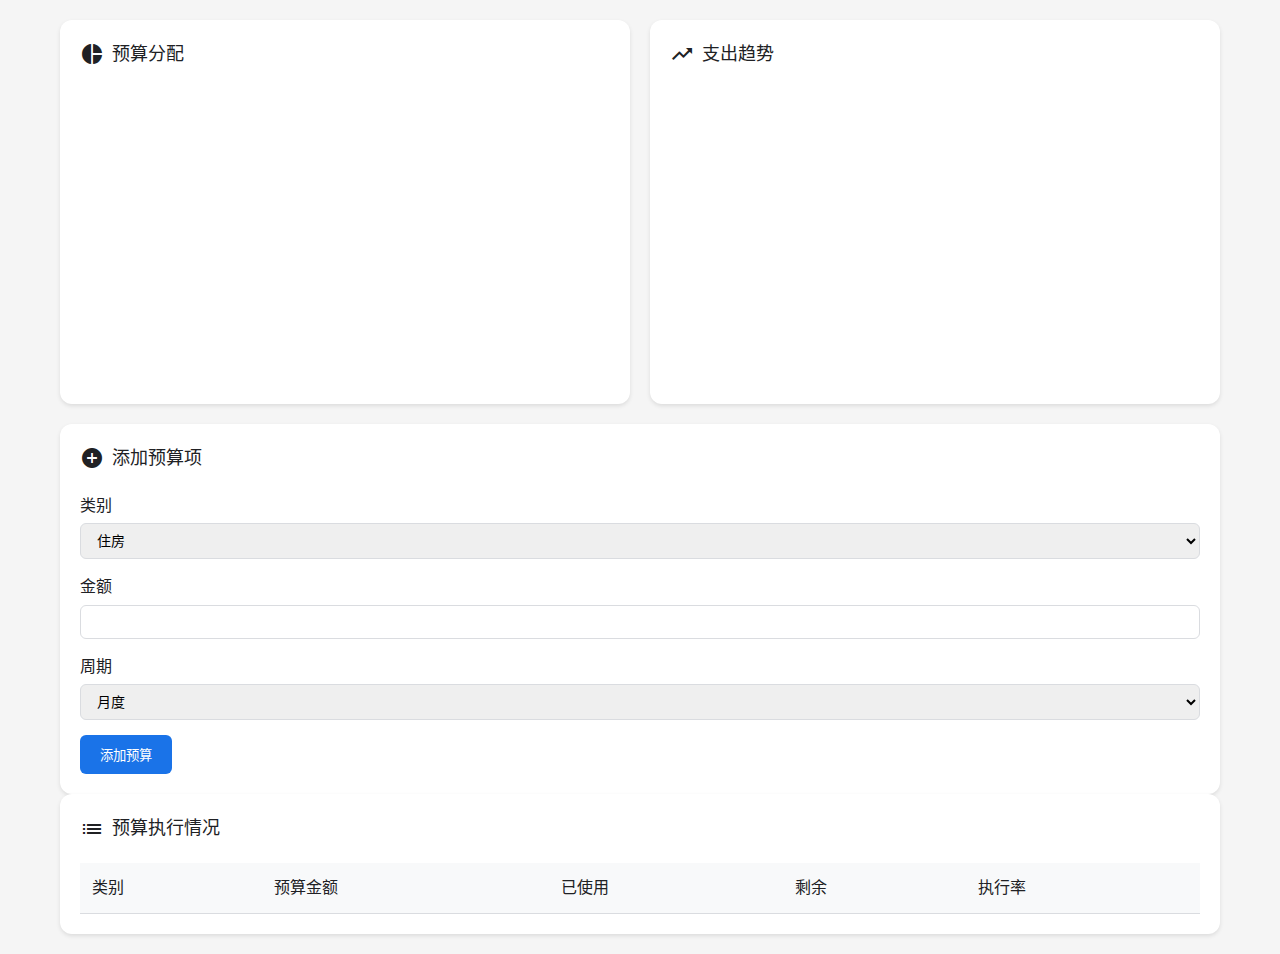
<file: budget_management.html>
<!DOCTYPE html>
<html lang="zh-CN">
<head>
    <meta charset="UTF-8">
    <meta name="viewport" content="width=device-width, initial-scale=1.0">
    <title>预算管理 - 智能家庭财务规划系统</title>
    <script src="https://gw.alipayobjects.com/os/lib/antv/g2/4.2.10/dist/g2.min.js"></script>
    <script src="https://gw.alipayobjects.com/os/antv/pkg/_antv.data-set-0.11.8/dist/data-set.js"></script>
    <link href="https://fonts.googleapis.com/icon?family=Material+Icons" rel="stylesheet">
    <link href="https://fonts.googleapis.com/css2?family=Roboto:wght@300;400;500;700&display=swap" rel="stylesheet">
    <style>
        :root {
            --primary-color: #1a73e8;
            --secondary-color: #34a853;
            --warning-color: #fbbc05;
            --danger-color: #ea4335;
            --info-color: #46bdc6;
            --dark-color: #202124;
            --light-color: #f8f9fa;
            --border-color: #dadce0;
            --shadow-color: rgba(0,0,0,0.1);
        }

        * {
            margin: 0;
            padding: 0;
            box-sizing: border-box;
            font-family: 'Roboto', sans-serif;
        }

        body {
            background-color: #f5f5f5;
            color: var(--dark-color);
            line-height: 1.6;
        }

        .container {
            max-width: 1200px;
            margin: 0 auto;
            padding: 20px;
        }

        .budget-grid {
            display: grid;
            grid-template-columns: repeat(auto-fit, minmax(300px, 1fr));
            gap: 20px;
            margin-bottom: 20px;
        }

        .card {
            background: white;
            border-radius: 12px;
            box-shadow: 0 2px 4px var(--shadow-color);
            padding: 20px;
            transition: transform 0.3s;
        }

        .card:hover {
            transform: translateY(-5px);
        }

        .card-header {
            display: flex;
            justify-content: space-between;
            align-items: center;
            margin-bottom: 15px;
        }

        .card-title {
            font-size: 18px;
            font-weight: 500;
            display: flex;
            align-items: center;
            gap: 8px;
        }

        .chart-container {
            width: 100%;
            height: 300px;
            margin-top: 15px;
        }

        .budget-form {
            margin-top: 20px;
        }

        .form-group {
            margin-bottom: 15px;
        }

        .form-group label {
            display: block;
            margin-bottom: 5px;
            font-weight: 500;
        }

        .form-group input,
        .form-group select {
            width: 100%;
            padding: 8px 12px;
            border: 1px solid var(--border-color);
            border-radius: 6px;
            font-size: 14px;
        }

        .btn {
            padding: 10px 20px;
            border: none;
            border-radius: 6px;
            cursor: pointer;
            font-weight: 500;
            transition: all 0.3s;
        }

        .btn-primary {
            background: var(--primary-color);
            color: white;
        }

        .btn-primary:hover {
            opacity: 0.9;
        }

        .budget-table {
            width: 100%;
            border-collapse: collapse;
            margin-top: 20px;
        }

        .budget-table th,
        .budget-table td {
            padding: 12px;
            text-align: left;
            border-bottom: 1px solid var(--border-color);
        }

        .budget-table th {
            background-color: var(--light-color);
            font-weight: 500;
        }

        .progress-bar {
            height: 8px;
            background: var(--light-color);
            border-radius: 4px;
            overflow: hidden;
            margin-top: 5px;
        }

        .progress-fill {
            height: 100%;
            background: var(--primary-color);
            transition: width 0.3s;
        }

        .over-budget {
            background: var(--danger-color);
        }
    </style>
</head>
<body>
    <div class="container">
        <div class="budget-grid">
            <div class="card">
                <div class="card-header">
                    <div class="card-title">
                        <span class="material-icons">pie_chart</span>
                        预算分配
                    </div>
                </div>
                <div id="budget-allocation" class="chart-container"></div>
            </div>

            <div class="card">
                <div class="card-header">
                    <div class="card-title">
                        <span class="material-icons">trending_up</span>
                        支出趋势
                    </div>
                </div>
                <div id="expense-trend" class="chart-container"></div>
            </div>
        </div>

        <div class="card">
            <div class="card-header">
                <div class="card-title">
                    <span class="material-icons">add_circle</span>
                    添加预算项
                </div>
            </div>
            <form class="budget-form" id="budget-form">
                <div class="form-group">
                    <label for="category">类别</label>
                    <select id="category" required>
                        <option value="住房">住房</option>
                        <option value="饮食">饮食</option>
                        <option value="交通">交通</option>
                        <option value="娱乐">娱乐</option>
                        <option value="教育">教育</option>
                        <option value="医疗">医疗</option>
                        <option value="其他">其他</option>
                    </select>
                </div>
                <div class="form-group">
                    <label for="amount">金额</label>
                    <input type="number" id="amount" required min="0" step="0.01">
                </div>
                <div class="form-group">
                    <label for="period">周期</label>
                    <select id="period" required>
                        <option value="月度">月度</option>
                        <option value="季度">季度</option>
                        <option value="年度">年度</option>
                    </select>
                </div>
                <button type="submit" class="btn btn-primary">添加预算</button>
            </form>
        </div>

        <div class="card">
            <div class="card-header">
                <div class="card-title">
                    <span class="material-icons">list</span>
                    预算执行情况
                </div>
            </div>
            <table class="budget-table">
                <thead>
                    <tr>
                        <th>类别</th>
                        <th>预算金额</th>
                        <th>已使用</th>
                        <th>剩余</th>
                        <th>执行率</th>
                    </tr>
                </thead>
                <tbody id="budget-list">
                    <!-- 动态填充 -->
                </tbody>
            </table>
        </div>
    </div>

    <script>
        // 初始化图表
        document.addEventListener('DOMContentLoaded', function() {
            initBudgetAllocationChart();
            initExpenseTrendChart();
            updateBudgetList();
            initBudgetForm();
        });

        // 预算分配饼图
        function initBudgetAllocationChart() {
            const chart = new G2.Chart({
                container: 'budget-allocation',
                autoFit: true,
                height: 300
            });

            const data = [
                { category: '住房', amount: 5000 },
                { category: '饮食', amount: 3000 },
                { category: '交通', amount: 1000 },
                { category: '娱乐', amount: 1500 },
                { category: '教育', amount: 2000 },
                { category: '医疗', amount: 1000 },
                { category: '其他', amount: 1500 }
            ];

            chart.data(data);
            chart.coordinate('theta', {
                radius: 0.75
            });

            chart.tooltip({
                showTitle: false,
                showMarkers: false
            });

            chart
                .interval()
                .position('amount')
                .color('category')
                .label('category', {
                    content: (data) => `${data.category}\n${data.amount}元`
                });

            chart.render();
        }

        // 支出趋势图
        function initExpenseTrendChart() {
            const chart = new G2.Chart({
                container: 'expense-trend',
                autoFit: true,
                height: 300
            });

            const data = [
                { month: '1月', actual: 12000, budget: 15000 },
                { month: '2月', actual: 13500, budget: 15000 },
                { month: '3月', actual: 14800, budget: 15000 },
                { month: '4月', actual: 14200, budget: 15000 },
                { month: '5月', actual: 15500, budget: 15000 },
                { month: '6月', actual: 14900, budget: 15000 }
            ];

            chart.data(data);
            chart.scale({
                month: {
                    range: [0, 1]
                },
                actual: {
                    nice: true,
                    min: 0
                },
                budget: {
                    nice: true,
                    min: 0
                }
            });

            chart.tooltip({
                showCrosshairs: true,
                shared: true
            });

            chart.line().position('month*budget').color('#fbbc05').size(2);
            chart.line().position('month*actual').color('#34a853').size(2);

            chart.point().position('month*budget').color('#fbbc05').size(4);
            chart.point().position('month*actual').color('#34a853').size(4);

            chart.render();
        }

        // 更新预算列表
        function updateBudgetList() {
            const budgetData = [
                { category: '住房', budget: 5000, used: 4500, remaining: 500, rate: 90 },
                { category: '饮食', budget: 3000, used: 2800, remaining: 200, rate: 93 },
                { category: '交通', budget: 1000, used: 800, remaining: 200, rate: 80 },
                { category: '娱乐', budget: 1500, used: 1200, remaining: 300, rate: 80 },
                { category: '教育', budget: 2000, used: 1800, remaining: 200, rate: 90 },
                { category: '医疗', budget: 1000, used: 500, remaining: 500, rate: 50 },
                { category: '其他', budget: 1500, used: 1000, remaining: 500, rate: 67 }
            ];

            const tbody = document.getElementById('budget-list');
            tbody.innerHTML = budgetData.map(item => `
                <tr>
                    <td>${item.category}</td>
                    <td>${item.budget}元</td>
                    <td>${item.used}元</td>
                    <td>${item.remaining}元</td>
                    <td>
                        <div>${item.rate}%</div>
                        <div class="progress-bar">
                            <div class="progress-fill ${item.rate > 90 ? 'over-budget' : ''}" 
                                 style="width: ${item.rate}%"></div>
                        </div>
                    </td>
                </tr>
            `).join('');
        }

        // 初始化预算表单
        function initBudgetForm() {
            document.getElementById('budget-form').addEventListener('submit', function(e) {
                e.preventDefault();
                const category = document.getElementById('category').value;
                const amount = document.getElementById('amount').value;
                const period = document.getElementById('period').value;

                // 这里可以添加数据保存逻辑
                alert(`添加成功！\n类别：${category}\n金额：${amount}元\n周期：${period}`);

                // 重置表单
                this.reset();
                
                // 刷新图表和列表
                initBudgetAllocationChart();
                updateBudgetList();
            });
        }
    </script>
</body>
</html>
</file>
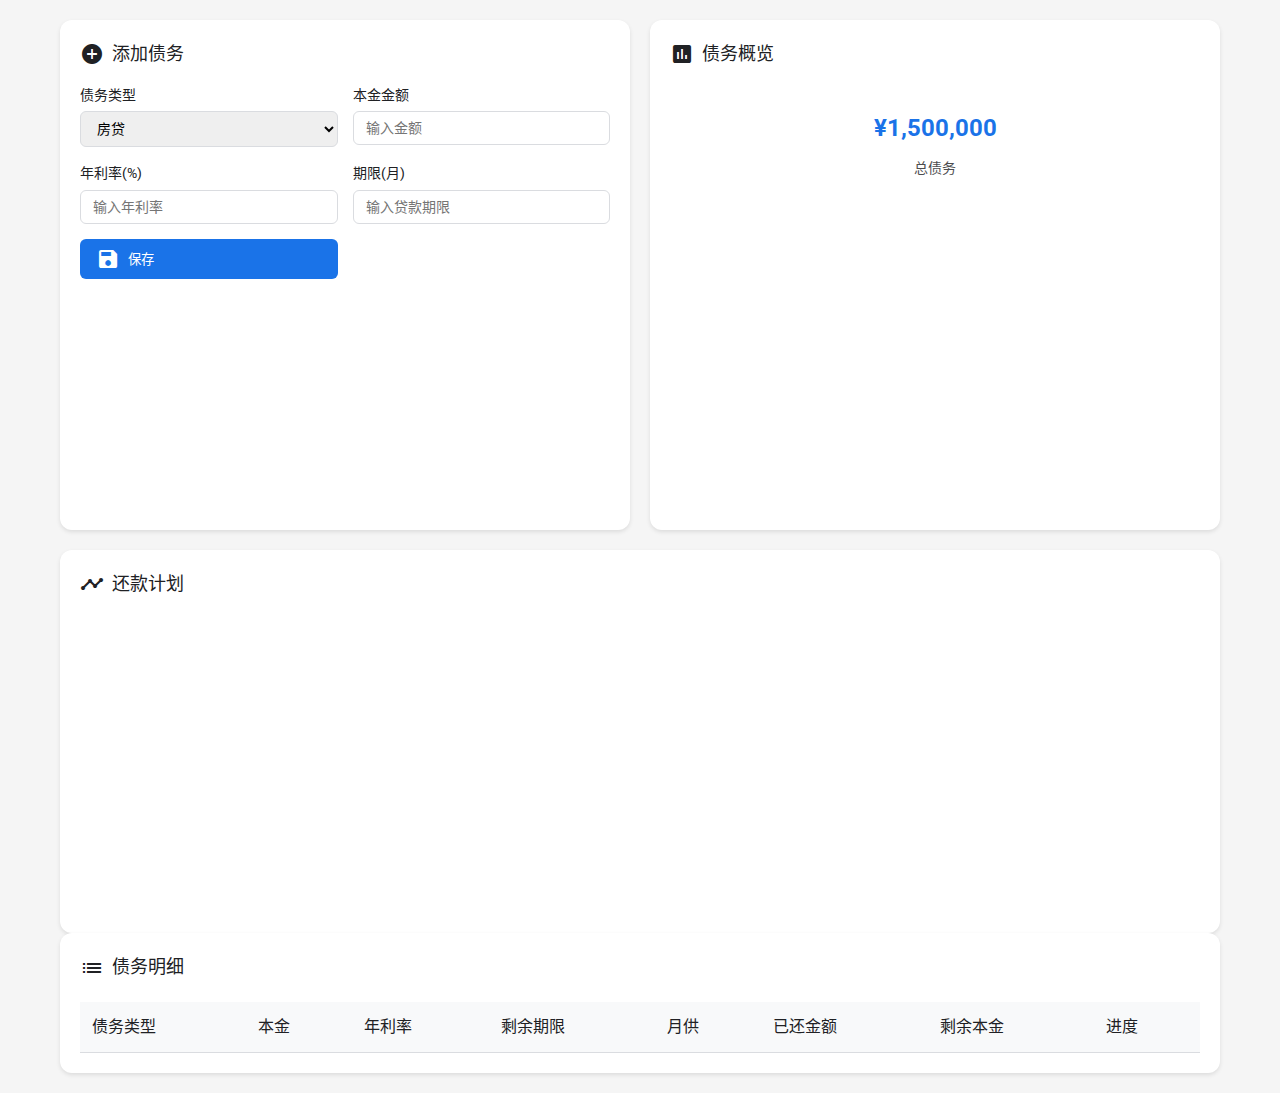
<file: debt_management.html>
<!DOCTYPE html>
<html lang="zh-CN">
<head>
    <meta charset="UTF-8">
    <meta name="viewport" content="width=device-width, initial-scale=1.0">
    <title>债务管理 - 智能家庭财务规划系统</title>
    <script src="https://gw.alipayobjects.com/os/lib/antv/g2/4.2.10/dist/g2.min.js"></script>
    <script src="https://gw.alipayobjects.com/os/antv/pkg/_antv.data-set-0.11.8/dist/data-set.js"></script>
    <link href="https://fonts.googleapis.com/icon?family=Material+Icons" rel="stylesheet">
    <link href="https://fonts.googleapis.com/css2?family=Roboto:wght@300;400;500;700&display=swap" rel="stylesheet">
    <style>
        :root {
            --primary-color: #1a73e8;
            --secondary-color: #34a853;
            --warning-color: #fbbc05;
            --danger-color: #ea4335;
            --info-color: #46bdc6;
            --dark-color: #202124;
            --light-color: #f8f9fa;
            --border-color: #dadce0;
            --shadow-color: rgba(0,0,0,0.1);
        }

        * {
            margin: 0;
            padding: 0;
            box-sizing: border-box;
            font-family: 'Roboto', sans-serif;
        }

        body {
            background-color: #f5f5f5;
            color: var(--dark-color);
            line-height: 1.6;
        }

        .container {
            max-width: 1200px;
            margin: 0 auto;
            padding: 20px;
        }

        .debt-grid {
            display: grid;
            grid-template-columns: repeat(auto-fit, minmax(300px, 1fr));
            gap: 20px;
            margin-bottom: 20px;
        }

        .card {
            background: white;
            border-radius: 12px;
            box-shadow: 0 2px 4px var(--shadow-color);
            padding: 20px;
            transition: transform 0.3s;
        }

        .card:hover {
            transform: translateY(-5px);
        }

        .card-header {
            display: flex;
            justify-content: space-between;
            align-items: center;
            margin-bottom: 15px;
        }

        .card-title {
            font-size: 18px;
            font-weight: 500;
            display: flex;
            align-items: center;
            gap: 8px;
        }

        .debt-form {
            display: grid;
            grid-template-columns: repeat(auto-fit, minmax(200px, 1fr));
            gap: 15px;
            margin-bottom: 20px;
        }

        .form-group {
            display: flex;
            flex-direction: column;
            gap: 5px;
        }

        .form-group label {
            font-size: 14px;
            color: var(--dark-color);
        }

        .form-group input,
        .form-group select {
            padding: 8px 12px;
            border: 1px solid var(--border-color);
            border-radius: 6px;
            font-size: 14px;
        }

        .btn {
            padding: 8px 16px;
            border-radius: 6px;
            border: none;
            cursor: pointer;
            display: flex;
            align-items: center;
            gap: 8px;
            font-weight: 500;
            transition: all 0.3s;
        }

        .btn-primary {
            background: var(--primary-color);
            color: white;
        }

        .chart-container {
            width: 100%;
            height: 300px;
            margin-top: 15px;
        }

        .debt-table {
            width: 100%;
            border-collapse: collapse;
            margin-top: 20px;
        }

        .debt-table th,
        .debt-table td {
            padding: 12px;
            text-align: left;
            border-bottom: 1px solid var(--border-color);
        }

        .debt-table th {
            background-color: var(--light-color);
            font-weight: 500;
        }

        .progress-bar {
            width: 100%;
            height: 8px;
            background-color: var(--light-color);
            border-radius: 4px;
            overflow: hidden;
        }

        .progress-fill {
            height: 100%;
            background: var(--primary-color);
            transition: width 0.3s ease;
        }

        .metric {
            text-align: center;
            padding: 15px;
        }

        .metric-value {
            font-size: 24px;
            font-weight: 700;
            margin: 10px 0;
            color: var(--primary-color);
        }

        .metric-label {
            font-size: 14px;
            color: var(--dark-color);
            opacity: 0.8;
        }
    </style>
</head>
<body>
    <div class="container">
        <div class="debt-grid">
            <div class="card">
                <div class="card-header">
                    <div class="card-title">
                        <span class="material-icons">add_circle</span>
                        添加债务
                    </div>
                </div>
                <form class="debt-form" id="debt-form">
                    <div class="form-group">
                        <label>债务类型</label>
                        <select id="debt-type">
                            <option value="mortgage">房贷</option>
                            <option value="car-loan">车贷</option>
                            <option value="credit-card">信用卡</option>
                            <option value="personal-loan">个人贷款</option>
                            <option value="business-loan">经营贷款</option>
                            <option value="other">其他</option>
                        </select>
                    </div>
                    <div class="form-group">
                        <label>本金金额</label>
                        <input type="number" id="principal-amount" placeholder="输入金额">
                    </div>
                    <div class="form-group">
                        <label>年利率(%)</label>
                        <input type="number" id="interest-rate" step="0.01" placeholder="输入年利率">
                    </div>
                    <div class="form-group">
                        <label>期限(月)</label>
                        <input type="number" id="loan-term" placeholder="输入贷款期限">
                    </div>
                    <button type="submit" class="btn btn-primary">
                        <span class="material-icons">save</span>
                        保存
                    </button>
                </form>
            </div>

            <div class="card">
                <div class="card-header">
                    <div class="card-title">
                        <span class="material-icons">assessment</span>
                        债务概览
                    </div>
                </div>
                <div class="metric">
                    <div class="metric-value">¥1,500,000</div>
                    <div class="metric-label">总债务</div>
                </div>
                <div id="debt-overview" class="chart-container"></div>
            </div>
        </div>

        <div class="card">
            <div class="card-header">
                <div class="card-title">
                    <span class="material-icons">timeline</span>
                    还款计划
                </div>
            </div>
            <div id="repayment-schedule" class="chart-container"></div>
        </div>

        <div class="card">
            <div class="card-header">
                <div class="card-title">
                    <span class="material-icons">list</span>
                    债务明细
                </div>
            </div>
            <table class="debt-table">
                <thead>
                    <tr>
                        <th>债务类型</th>
                        <th>本金</th>
                        <th>年利率</th>
                        <th>剩余期限</th>
                        <th>月供</th>
                        <th>已还金额</th>
                        <th>剩余本金</th>
                        <th>进度</th>
                    </tr>
                </thead>
                <tbody id="debt-details">
                    <!-- 动态填充 -->
                </tbody>
            </table>
        </div>
    </div>

    <script>
        // 初始化图表
        document.addEventListener('DOMContentLoaded', function() {
            initDebtOverviewChart();
            initRepaymentScheduleChart();
            loadDebtDetails();
        });

        // 债务概览图表
        function initDebtOverviewChart() {
            const chart = new G2.Chart({
                container: 'debt-overview',
                autoFit: true,
                height: 300
            });

            const data = [
                { type: '房贷', value: 1200000 },
                { type: '车贷', value: 200000 },
                { type: '信用卡', value: 50000 },
                { type: '个人贷款', value: 50000 }
            ];

            chart.data(data);
            chart.coordinate('theta', {
                radius: 0.75
            });

            chart.tooltip({
                showTitle: false,
                showMarkers: false
            });

            chart
                .interval()
                .position('value')
                .color('type', ['#1a73e8', '#34a853', '#fbbc05', '#ea4335'])
                .label('type', {
                    content: (data) => `${data.type}\n¥${data.value.toLocaleString()}`
                })
                .adjust('stack');

            chart.render();
        }

        // 还款计划图表
        function initRepaymentScheduleChart() {
            const chart = new G2.Chart({
                container: 'repayment-schedule',
                autoFit: true,
                height: 300
            });

            const data = generateRepaymentSchedule();

            chart.data(data);
            chart.scale('amount', {
                nice: true
            });

            chart.tooltip({
                showCrosshairs: true,
                shared: true
            });

            chart.axis('month', {
                label: {
                    formatter: (val) => `${val}月`
                }
            });

            chart.axis('amount', {
                label: {
                    formatter: (val) => `¥${val.toLocaleString()}`
                }
            });

            chart.area()
                .position('month*amount')
                .color('type')
                .adjust('stack');

            chart.line()
                .position('month*amount')
                .color('type')
                .adjust('stack');

            chart.render();
        }

        // 生成还款计划数据
        function generateRepaymentSchedule() {
            const data = [];
            for (let month = 1; month <= 12; month++) {
                data.push(
                    {
                        month: month,
                        type: '本金',
                        amount: 10000 - (month - 1) * 500
                    },
                    {
                        month: month,
                        type: '利息',
                        amount: 2000 - (month - 1) * 100
                    }
                );
            }
            return data;
        }

        // 加载债务明细
        function loadDebtDetails() {
            const tbody = document.getElementById('debt-details');
            const debts = [
                {
                    type: '房贷',
                    principal: 1200000,
                    rate: 4.85,
                    remainingTerm: 240,
                    monthlyPayment: 7800,
                    paidAmount: 180000,
                    remainingPrincipal: 1020000,
                    progress: 15
                },
                {
                    type: '车贷',
                    principal: 200000,
                    rate: 6.5,
                    remainingTerm: 24,
                    monthlyPayment: 8900,
                    paidAmount: 50000,
                    remainingPrincipal: 150000,
                    progress: 25
                }
            ];

            debts.forEach(debt => {
                const tr = document.createElement('tr');
                tr.innerHTML = `
                    <td>${debt.type}</td>
                    <td>¥${debt.principal.toLocaleString()}</td>
                    <td>${debt.rate}%</td>
                    <td>${debt.remainingTerm}月</td>
                    <td>¥${debt.monthlyPayment.toLocaleString()}</td>
                    <td>¥${debt.paidAmount.toLocaleString()}</td>
                    <td>¥${debt.remainingPrincipal.toLocaleString()}</td>
                    <td>
                        <div class="progress-bar">
                            <div class="progress-fill" style="width: ${debt.progress}%"></div>
                        </div>
                    </td>
                `;
                tbody.appendChild(tr);
            });
        }

        // 表单提交处理
        document.getElementById('debt-form').addEventListener('submit', function(e) {
            e.preventDefault();
            // 处理表单提交逻辑
            alert('债务信息已保存！');
        });
    </script>
</body>
</html>
</file>
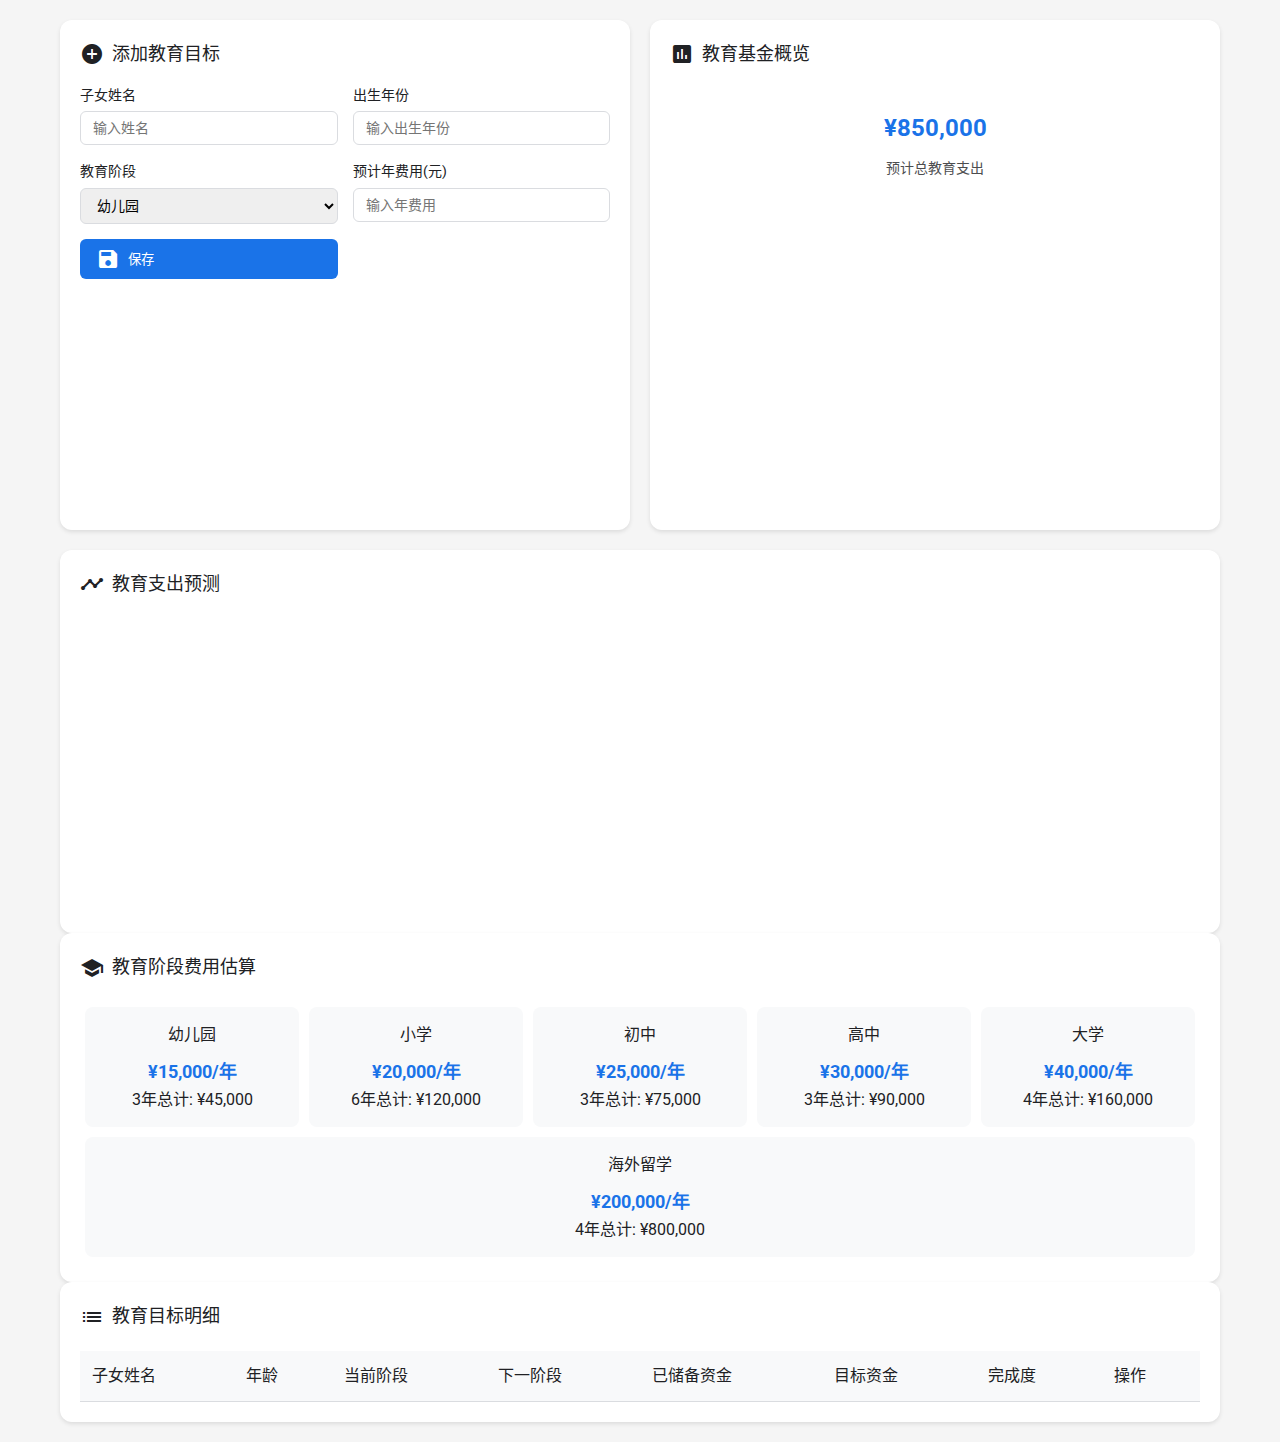
<file: education_fund.html>
<!DOCTYPE html>
<html lang="zh-CN">
<head>
    <meta charset="UTF-8">
    <meta name="viewport" content="width=device-width, initial-scale=1.0">
    <title>教育基金 - 智能家庭财务规划系统</title>
    <script src="https://gw.alipayobjects.com/os/lib/antv/g2/4.2.10/dist/g2.min.js"></script>
    <script src="https://gw.alipayobjects.com/os/antv/pkg/_antv.data-set-0.11.8/dist/data-set.js"></script>
    <link href="https://fonts.googleapis.com/icon?family=Material+Icons" rel="stylesheet">
    <link href="https://fonts.googleapis.com/css2?family=Roboto:wght@300;400;500;700&display=swap" rel="stylesheet">
    <style>
        :root {
            --primary-color: #1a73e8;
            --secondary-color: #34a853;
            --warning-color: #fbbc05;
            --danger-color: #ea4335;
            --info-color: #46bdc6;
            --dark-color: #202124;
            --light-color: #f8f9fa;
            --border-color: #dadce0;
            --shadow-color: rgba(0,0,0,0.1);
        }

        * {
            margin: 0;
            padding: 0;
            box-sizing: border-box;
            font-family: 'Roboto', sans-serif;
        }

        body {
            background-color: #f5f5f5;
            color: var(--dark-color);
            line-height: 1.6;
        }

        .container {
            max-width: 1200px;
            margin: 0 auto;
            padding: 20px;
        }

        .education-grid {
            display: grid;
            grid-template-columns: repeat(auto-fit, minmax(300px, 1fr));
            gap: 20px;
            margin-bottom: 20px;
        }

        .card {
            background: white;
            border-radius: 12px;
            box-shadow: 0 2px 4px var(--shadow-color);
            padding: 20px;
            transition: transform 0.3s;
        }

        .card:hover {
            transform: translateY(-5px);
        }

        .card-header {
            display: flex;
            justify-content: space-between;
            align-items: center;
            margin-bottom: 15px;
        }

        .card-title {
            font-size: 18px;
            font-weight: 500;
            display: flex;
            align-items: center;
            gap: 8px;
        }

        .education-form {
            display: grid;
            grid-template-columns: repeat(auto-fit, minmax(200px, 1fr));
            gap: 15px;
            margin-bottom: 20px;
        }

        .form-group {
            display: flex;
            flex-direction: column;
            gap: 5px;
        }

        .form-group label {
            font-size: 14px;
            color: var(--dark-color);
        }

        .form-group input,
        .form-group select {
            padding: 8px 12px;
            border: 1px solid var(--border-color);
            border-radius: 6px;
            font-size: 14px;
        }

        .btn {
            padding: 8px 16px;
            border-radius: 6px;
            border: none;
            cursor: pointer;
            display: flex;
            align-items: center;
            gap: 8px;
            font-weight: 500;
            transition: all 0.3s;
        }

        .btn-primary {
            background: var(--primary-color);
            color: white;
        }

        .chart-container {
            width: 100%;
            height: 300px;
            margin-top: 15px;
        }

        .education-table {
            width: 100%;
            border-collapse: collapse;
            margin-top: 20px;
        }

        .education-table th,
        .education-table td {
            padding: 12px;
            text-align: left;
            border-bottom: 1px solid var(--border-color);
        }

        .education-table th {
            background-color: var(--light-color);
            font-weight: 500;
        }

        .progress-bar {
            width: 100%;
            height: 8px;
            background-color: var(--light-color);
            border-radius: 4px;
            overflow: hidden;
        }

        .progress-fill {
            height: 100%;
            background: var(--primary-color);
            transition: width 0.3s ease;
        }

        .metric {
            text-align: center;
            padding: 15px;
        }

        .metric-value {
            font-size: 24px;
            font-weight: 700;
            margin: 10px 0;
            color: var(--primary-color);
        }

        .metric-label {
            font-size: 14px;
            color: var(--dark-color);
            opacity: 0.8;
        }

        .education-stages {
            display: flex;
            justify-content: space-between;
            margin-top: 20px;
            flex-wrap: wrap;
        }

        .stage-item {
            flex: 1;
            min-width: 200px;
            background: var(--light-color);
            padding: 15px;
            border-radius: 8px;
            margin: 5px;
            text-align: center;
        }

        .stage-title {
            font-weight: 500;
            margin-bottom: 10px;
        }

        .stage-cost {
            font-size: 18px;
            font-weight: 700;
            color: var(--primary-color);
        }
    </style>
</head>
<body>
    <div class="container">
        <div class="education-grid">
            <div class="card">
                <div class="card-header">
                    <div class="card-title">
                        <span class="material-icons">add_circle</span>
                        添加教育目标
                    </div>
                </div>
                <form class="education-form" id="education-form">
                    <div class="form-group">
                        <label>子女姓名</label>
                        <input type="text" id="child-name" placeholder="输入姓名">
                    </div>
                    <div class="form-group">
                        <label>出生年份</label>
                        <input type="number" id="birth-year" placeholder="输入出生年份">
                    </div>
                    <div class="form-group">
                        <label>教育阶段</label>
                        <select id="education-stage">
                            <option value="kindergarten">幼儿园</option>
                            <option value="primary">小学</option>
                            <option value="middle">初中</option>
                            <option value="high">高中</option>
                            <option value="university">大学</option>
                            <option value="overseas">海外留学</option>
                        </select>
                    </div>
                    <div class="form-group">
                        <label>预计年费用(元)</label>
                        <input type="number" id="annual-cost" placeholder="输入年费用">
                    </div>
                    <button type="submit" class="btn btn-primary">
                        <span class="material-icons">save</span>
                        保存
                    </button>
                </form>
            </div>

            <div class="card">
                <div class="card-header">
                    <div class="card-title">
                        <span class="material-icons">assessment</span>
                        教育基金概览
                    </div>
                </div>
                <div class="metric">
                    <div class="metric-value">¥850,000</div>
                    <div class="metric-label">预计总教育支出</div>
                </div>
                <div id="education-overview" class="chart-container"></div>
            </div>
        </div>

        <div class="card">
            <div class="card-header">
                <div class="card-title">
                    <span class="material-icons">timeline</span>
                    教育支出预测
                </div>
            </div>
            <div id="education-forecast" class="chart-container"></div>
        </div>

        <div class="card">
            <div class="card-header">
                <div class="card-title">
                    <span class="material-icons">school</span>
                    教育阶段费用估算
                </div>
            </div>
            <div class="education-stages">
                <div class="stage-item">
                    <div class="stage-title">幼儿园</div>
                    <div class="stage-cost">¥15,000/年</div>
                    <p>3年总计: ¥45,000</p>
                </div>
                <div class="stage-item">
                    <div class="stage-title">小学</div>
                    <div class="stage-cost">¥20,000/年</div>
                    <p>6年总计: ¥120,000</p>
                </div>
                <div class="stage-item">
                    <div class="stage-title">初中</div>
                    <div class="stage-cost">¥25,000/年</div>
                    <p>3年总计: ¥75,000</p>
                </div>
                <div class="stage-item">
                    <div class="stage-title">高中</div>
                    <div class="stage-cost">¥30,000/年</div>
                    <p>3年总计: ¥90,000</p>
                </div>
                <div class="stage-item">
                    <div class="stage-title">大学</div>
                    <div class="stage-cost">¥40,000/年</div>
                    <p>4年总计: ¥160,000</p>
                </div>
                <div class="stage-item">
                    <div class="stage-title">海外留学</div>
                    <div class="stage-cost">¥200,000/年</div>
                    <p>4年总计: ¥800,000</p>
                </div>
            </div>
        </div>

        <div class="card">
            <div class="card-header">
                <div class="card-title">
                    <span class="material-icons">list</span>
                    教育目标明细
                </div>
            </div>
            <table class="education-table">
                <thead>
                    <tr>
                        <th>子女姓名</th>
                        <th>年龄</th>
                        <th>当前阶段</th>
                        <th>下一阶段</th>
                        <th>已储备资金</th>
                        <th>目标资金</th>
                        <th>完成度</th>
                        <th>操作</th>
                    </tr>
                </thead>
                <tbody id="education-details">
                    <!-- 动态填充 -->
                </tbody>
            </table>
        </div>
    </div>

    <script>
        // 初始化图表
        document.addEventListener('DOMContentLoaded', function() {
            initEducationOverviewChart();
            initEducationForecastChart();
            loadEducationDetails();
        });

        // 教育基金概览图表
        function initEducationOverviewChart() {
            const chart = new G2.Chart({
                container: 'education-overview',
                autoFit: true,
                height: 300
            });

            const data = [
                { stage: '幼儿园', value: 45000 },
                { stage: '小学', value: 120000 },
                { stage: '初中', value: 75000 },
                { stage: '高中', value: 90000 },
                { stage: '大学', value: 160000 },
                { stage: '海外留学', value: 360000 }
            ];

            chart.data(data);
            chart.coordinate('theta', {
                radius: 0.75
            });

            chart.tooltip({
                showTitle: false,
                showMarkers: false
            });

            chart
                .interval()
                .position('value')
                .color('stage', ['#1a73e8', '#34a853', '#fbbc05', '#ea4335', '#46bdc6', '#6c5ce7'])
                .label('stage', {
                    content: (data) => `${data.stage}\n¥${data.value.toLocaleString()}`
                })
                .adjust('stack');

            chart.render();
        }

        // 教育支出预测图表
        function initEducationForecastChart() {
            const chart = new G2.Chart({
                container: 'education-forecast',
                autoFit: true,
                height: 300
            });

            const data = generateEducationForecast();

            chart.data(data);
            chart.scale('amount', {
                nice: true
            });

            chart.tooltip({
                showCrosshairs: true,
                shared: true
            });

            chart.axis('year', {
                label: {
                    formatter: (val) => `${val}年`
                }
            });

            chart.axis('amount', {
                label: {
                    formatter: (val) => `¥${val.toLocaleString()}`
                }
            });

            chart.area()
                .position('year*amount')
                .color('child')
                .adjust('stack');

            chart.line()
                .position('year
</file>
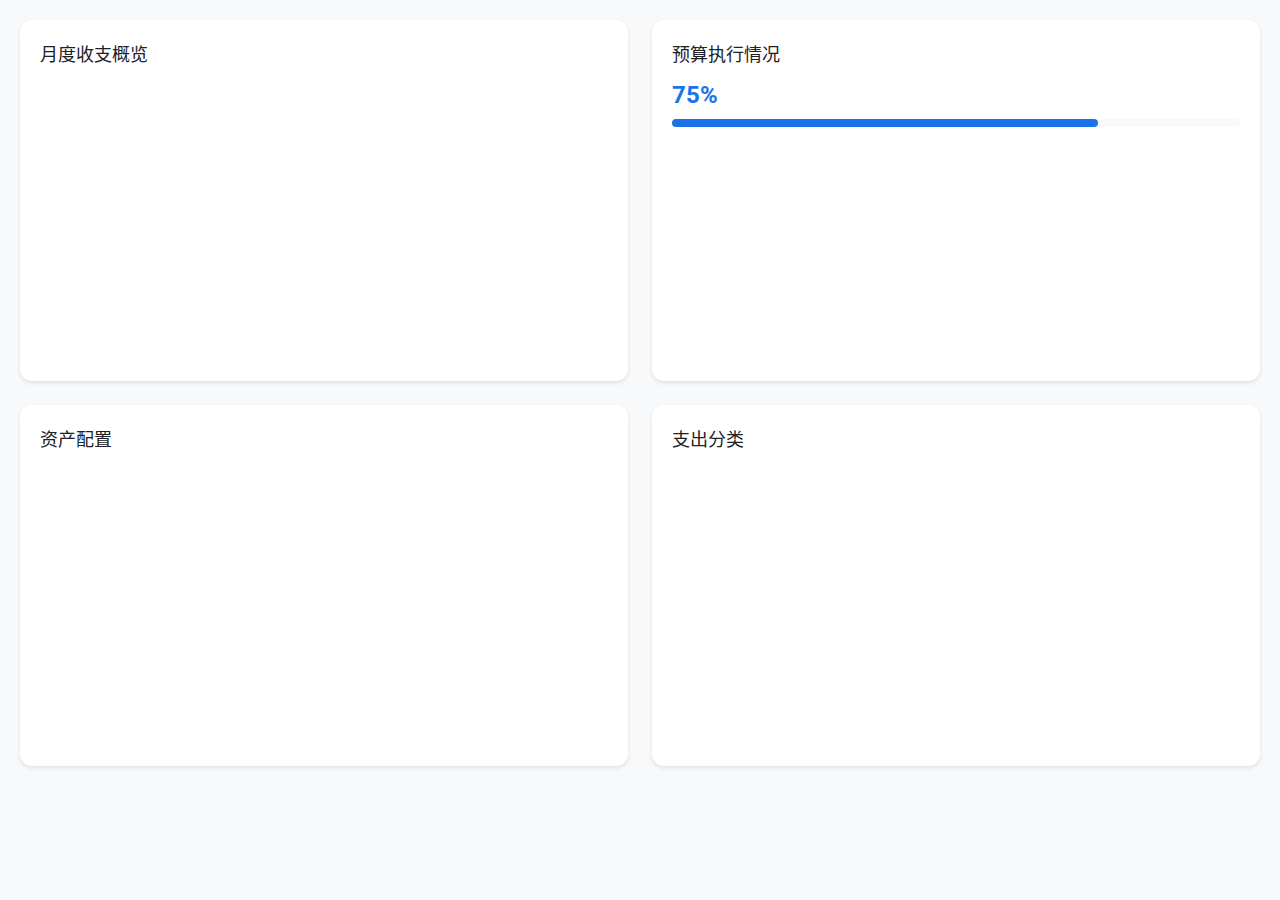
<file: financial_dashboard.html>
<!DOCTYPE html>
<html lang="zh-CN">
<head>
    <meta charset="UTF-8">
    <meta name="viewport" content="width=device-width, initial-scale=1.0">
    <title>财务仪表盘 - 智能家庭财务规划系统</title>
    <script src="https://gw.alipayobjects.com/os/lib/antv/g2/4.2.10/dist/g2.min.js"></script>
    <script src="https://gw.alipayobjects.com/os/antv/pkg/_antv.data-set-0.11.8/dist/data-set.js"></script>
    <link href="https://fonts.googleapis.com/icon?family=Material+Icons" rel="stylesheet">
    <link href="https://fonts.googleapis.com/css2?family=Roboto:wght@300;400;500;700&display=swap" rel="stylesheet">
    <style>
        :root {
            --primary-color: #1a73e8;
            --secondary-color: #34a853;
            --warning-color: #fbbc05;
            --danger-color: #ea4335;
            --info-color: #46bdc6;
            --dark-color: #202124;
            --light-color: #f8f9fa;
            --border-color: #dadce0;
            --shadow-color: rgba(0,0,0,0.1);
        }

        * {
            margin: 0;
            padding: 0;
            box-sizing: border-box;
            font-family: 'Roboto', sans-serif;
        }

        body {
            padding: 20px;
            background-color: var(--light-color);
        }

        .dashboard-grid {
            display: grid;
            grid-template-columns: repeat(2, 1fr);
            gap: 24px;
            margin-bottom: 30px;
            max-width: 1400px;
            margin: 0 auto;
        }

        .card {
            background: white;
            border-radius: 12px;
            padding: 20px;
            box-shadow: 0 2px 4px var(--shadow-color);
        }

        .card-header {
            display: flex;
            justify-content: space-between;
            align-items: center;
            margin-bottom: 15px;
        }

        .card-title {
            font-size: 18px;
            color: var(--dark-color);
            font-weight: 500;
        }

        .card-value {
            font-size: 24px;
            font-weight: 700;
            color: var(--primary-color);
        }

        .chart-container {
            height: 280px;
            margin-top: 15px;
            display: flex;
            justify-content: center;
            align-items: center;
        }

        .progress-bar {
            height: 8px;
            background: var(--light-color);
            border-radius: 4px;
            margin-top: 10px;
        }

        .progress-value {
            height: 100%;
            background: var(--primary-color);
            border-radius: 4px;
            transition: width 0.3s ease;
        }
    </style>
</head>
<body>
    <div class="dashboard-grid">
        <div class="card">
            <div class="card-header">
                <h2 class="card-title">月度收支概览</h2>
            </div>
            <div id="income-expense-chart" class="chart-container"></div>
        </div>

        <div class="card">
            <div class="card-header">
                <h2 class="card-title">预算执行情况</h2>
            </div>
            <div class="card-value">75%</div>
            <div class="progress-bar">
                <div class="progress-value" style="width: 75%"></div>
            </div>
        </div>

        <div class="card">
            <div class="card-header">
                <h2 class="card-title">资产配置</h2>
            </div>
            <div id="asset-allocation-chart" class="chart-container"></div>
        </div>

        <div class="card">
            <div class="card-header">
                <h2 class="card-title">支出分类</h2>
            </div>
            <div id="expense-category-chart" class="chart-container"></div>
        </div>
    </div>

    <script>
        // 从localStorage获取数据
        const budgetData = JSON.parse(localStorage.getItem('budgetData') || '[]');

        // 初始化图表
        function initCharts() {
            // 收支概览图表
            const incomeExpenseChart = new G2.Chart({
                container: 'income-expense-chart',
                autoFit: true,
                height: 200,
            });

            incomeExpenseChart.data([
                { month: '1月', type: '收入', value: 12000 },
                { month: '1月', type: '支出', value: 8000 },
                { month: '2月', type: '收入', value: 13000 },
                { month: '2月', type: '支出', value: 9000 },
                { month: '3月', type: '收入', value: 11000 },
                { month: '3月', type: '支出', value: 7500 },
            ]);

            incomeExpenseChart.scale('value', {
                nice: true,
            });

            incomeExpenseChart
                .interval()
                .position('month*value')
                .color('type')
                .adjust('dodge');

            incomeExpenseChart.render();

            // 资产配置图表
            const assetAllocationChart = new G2.Chart({
                container: 'asset-allocation-chart',
                autoFit: true,
                height: 200,
            });

            assetAllocationChart.data([
                { type: '现金', value: 30 },
                { type: '股票', value: 25 },
                { type: '基金', value: 20 },
                { type: '房产', value: 15 },
                { type: '其他', value: 10 },
            ]);

            assetAllocationChart.coordinate('theta', {
                radius: 0.75,
                innerRadius: 0.2
            });

            assetAllocationChart
                .interval()
                .position('value')
                .color('type')
                .adjust('stack');

            assetAllocationChart.render();

            // 支出分类图表
            const expenseCategoryChart = new G2.Chart({
                container: 'expense-category-chart',
                autoFit: true,
                height: 200,
            });

            expenseCategoryChart.data([
                { category: '住房', amount: 3000 },
                { category: '饮食', amount: 2000 },
                { category: '交通', amount: 1000 },
                { category: '娱乐', amount: 800 },
                { category: '其他', amount: 1200 },
            ]);

            expenseCategoryChart.coordinate('theta', {
                radius: 0.75,
            });

            expenseCategoryChart
                .interval()
                .position('amount')
                .color('category')
                .adjust('stack');

            expenseCategoryChart.render();
        }

        // 页面加载完成后初始化图表
        window.addEventListener('load', initCharts);

        // 窗口大小变化时重绘图表
        window.addEventListener('resize', initCharts);
    </script>
</body>
</html>
</file>
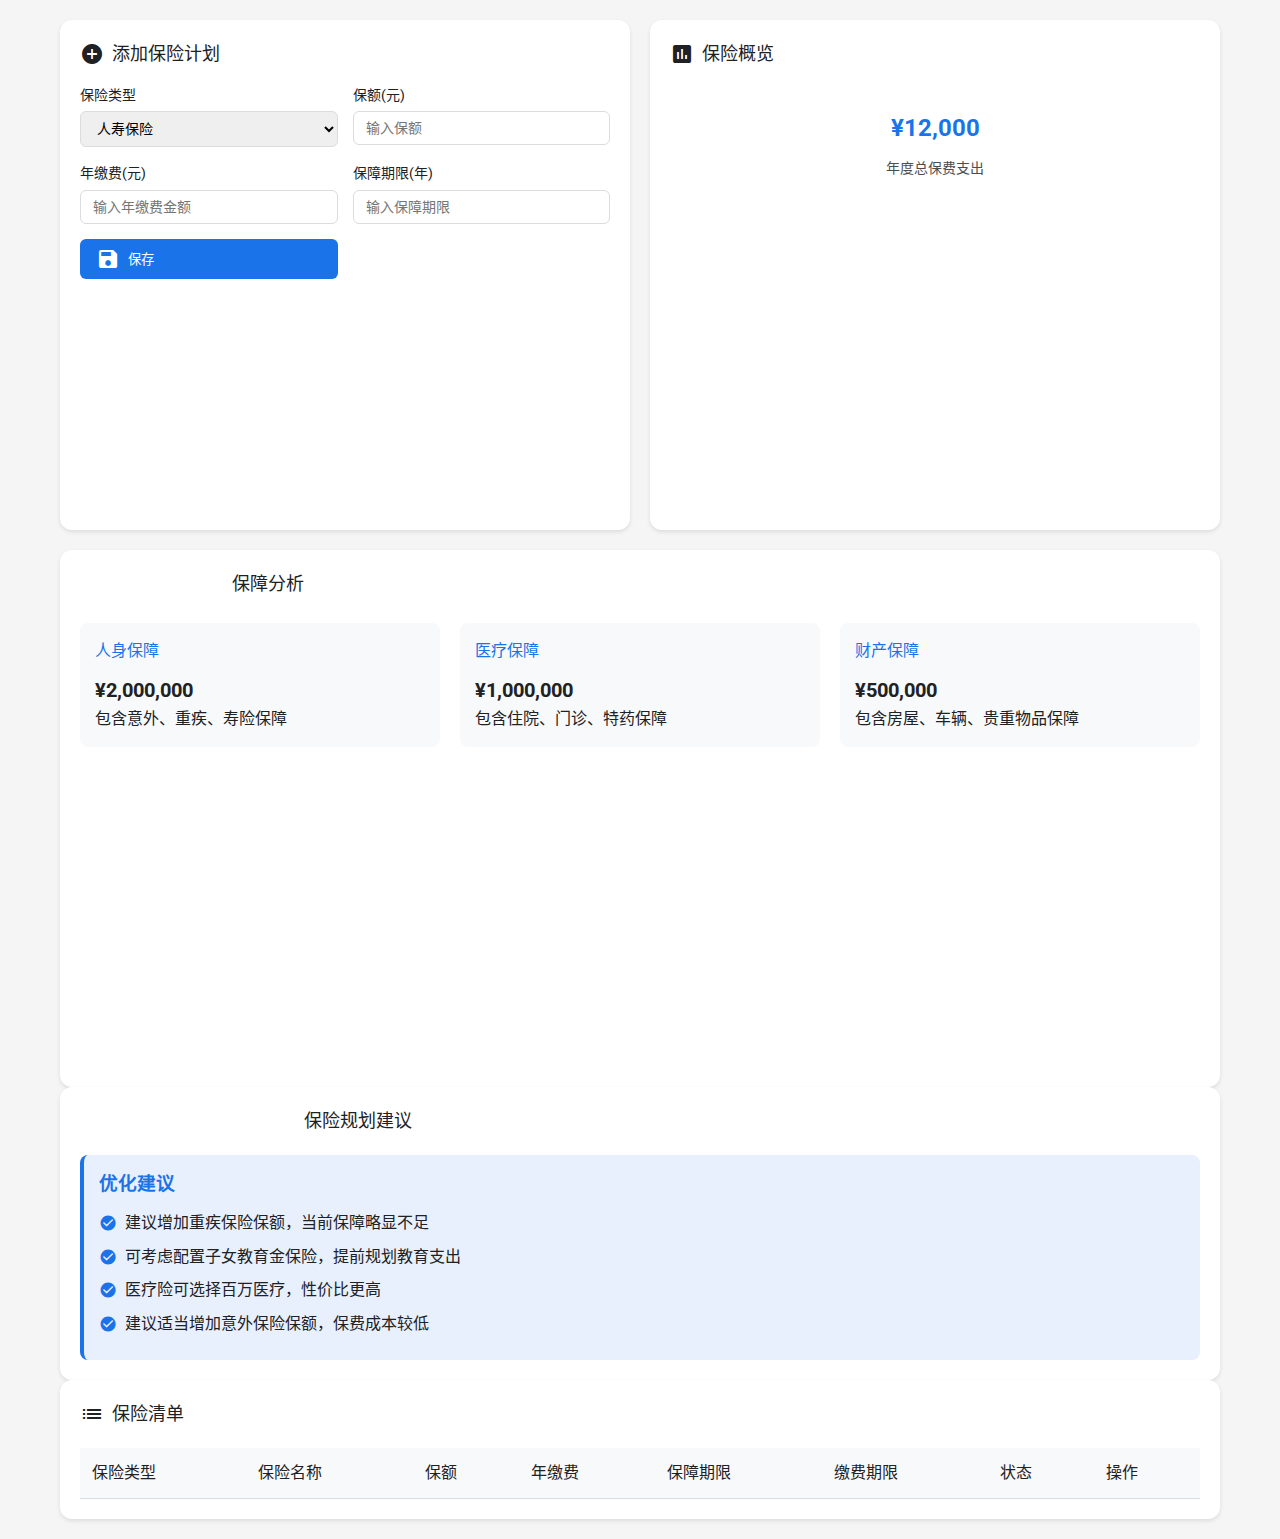
<file: insurance_planning.html>
<!DOCTYPE html>
<html lang="zh-CN">
<head>
    <meta charset="UTF-8">
    <meta name="viewport" content="width=device-width, initial-scale=1.0">
    <title>保险规划 - 智能家庭财务规划系统</title>
    <script src="https://gw.alipayobjects.com/os/lib/antv/g2/4.2.10/dist/g2.min.js"></script>
    <script src="https://gw.alipayobjects.com/os/antv/pkg/_antv.data-set-0.11.8/dist/data-set.js"></script>
    <link href="https://fonts.googleapis.com/icon?family=Material+Icons" rel="stylesheet">
    <link href="https://fonts.googleapis.com/css2?family=Roboto:wght@300;400;500;700&display=swap" rel="stylesheet">
    <style>
        :root {
            --primary-color: #1a73e8;
            --secondary-color: #34a853;
            --warning-color: #fbbc05;
            --danger-color: #ea4335;
            --info-color: #46bdc6;
            --dark-color: #202124;
            --light-color: #f8f9fa;
            --border-color: #dadce0;
            --shadow-color: rgba(0,0,0,0.1);
        }

        * {
            margin: 0;
            padding: 0;
            box-sizing: border-box;
            font-family: 'Roboto', sans-serif;
        }

        body {
            background-color: #f5f5f5;
            color: var(--dark-color);
            line-height: 1.6;
        }

        .container {
            max-width: 1200px;
            margin: 0 auto;
            padding: 20px;
        }

        .insurance-grid {
            display: grid;
            grid-template-columns: repeat(auto-fit, minmax(300px, 1fr));
            gap: 20px;
            margin-bottom: 20px;
        }

        .card {
            background: white;
            border-radius: 12px;
            box-shadow: 0 2px 4px var(--shadow-color);
            padding: 20px;
            transition: transform 0.3s;
        }

        .card:hover {
            transform: translateY(-5px);
        }

        .card-header {
            display: flex;
            justify-content: space-between;
            align-items: center;
            margin-bottom: 15px;
        }

        .card-title {
            font-size: 18px;
            font-weight: 500;
            display: flex;
            align-items: center;
            gap: 8px;
        }

        .insurance-form {
            display: grid;
            grid-template-columns: repeat(auto-fit, minmax(200px, 1fr));
            gap: 15px;
            margin-bottom: 20px;
        }

        .form-group {
            display: flex;
            flex-direction: column;
            gap: 5px;
        }

        .form-group label {
            font-size: 14px;
            color: var(--dark-color);
        }

        .form-group input,
        .form-group select {
            padding: 8px 12px;
            border: 1px solid var(--border-color);
            border-radius: 6px;
            font-size: 14px;
        }

        .btn {
            padding: 8px 16px;
            border-radius: 6px;
            border: none;
            cursor: pointer;
            display: flex;
            align-items: center;
            gap: 8px;
            font-weight: 500;
            transition: all 0.3s;
        }

        .btn-primary {
            background: var(--primary-color);
            color: white;
        }

        .chart-container {
            width: 100%;
            height: 300px;
            margin-top: 15px;
        }

        .insurance-table {
            width: 100%;
            border-collapse: collapse;
            margin-top: 20px;
        }

        .insurance-table th,
        .insurance-table td {
            padding: 12px;
            text-align: left;
            border-bottom: 1px solid var(--border-color);
        }

        .insurance-table th {
            background-color: var(--light-color);
            font-weight: 500;
        }

        .metric {
            text-align: center;
            padding: 15px;
        }

        .metric-value {
            font-size: 24px;
            font-weight: 700;
            margin: 10px 0;
            color: var(--primary-color);
        }

        .metric-label {
            font-size: 14px;
            color: var(--dark-color);
            opacity: 0.8;
        }

        .insurance-tips {
            margin-top: 20px;
            padding: 15px;
            background: #e8f0fe;
            border-radius: 8px;
            border-left: 4px solid var(--primary-color);
        }

        .insurance-tips h3 {
            color: var(--primary-color);
            margin-bottom: 10px;
        }

        .insurance-tips ul {
            list-style: none;
        }

        .insurance-tips li {
            margin-bottom: 8px;
            display: flex;
            align-items: center;
            gap: 8px;
        }

        .insurance-tips .material-icons {
            color: var(--primary-color);
            font-size: 18px;
        }

        .coverage-card {
            background: var(--light-color);
            padding: 15px;
            border-radius: 8px;
            margin-top: 10px;
        }

        .coverage-title {
            font-weight: 500;
            margin-bottom: 10px;
            color: var(--primary-color);
        }

        .coverage-amount {
            font-size: 20px;
            font-weight: 700;
        }
    </style>
</head>
<body>
    <div class="container">
        <div class="insurance-grid">
            <div class="card">
                <div class="card-header">
                    <div class="card-title">
                        <span class="material-icons">add_circle</span>
                        添加保险计划
                    </div>
                </div>
                <form class="insurance-form" id="insurance-form">
                    <div class="form-group">
                        <label>保险类型</label>
                        <select id="insurance-type">
                            <option value="life">人寿保险</option>
                            <option value="health">健康保险</option>
                            <option value="accident">意外保险</option>
                            <option value="property">财产保险</option>
                            <option value="education">教育保险</option>
                            <option value="pension">养老保险</option>
                        </select>
                    </div>
                    <div class="form-group">
                        <label>保额(元)</label>
                        <input type="number" id="coverage-amount" placeholder="输入保额">
                    </div>
                    <div class="form-group">
                        <label>年缴费(元)</label>
                        <input type="number" id="annual-premium" placeholder="输入年缴费金额">
                    </div>
                    <div class="form-group">
                        <label>保障期限(年)</label>
                        <input type="number" id="coverage-period" placeholder="输入保障期限">
                    </div>
                    <button type="submit" class="btn btn-primary">
                        <span class="material-icons">save</span>
                        保存
                    </button>
                </form>
            </div>

            <div class="card">
                <div class="card-header">
                    <div class="card-title">
                        <span class="material-icons">assessment</span>
                        保险概览
                    </div>
                </div>
                <div class="metric">
                    <div class="metric-value">¥12,000</div>
                    <div class="metric-label">年度总保费支出</div>
                </div>
                <div id="insurance-overview" class="chart-container"></div>
            </div>
        </div>

        <div class="card">
            <div class="card-header">
                <div class="card-title">
                    <span class="material-icons">shield</span>
                    保障分析
                </div>
            </div>
            <div class="insurance-grid">
                <div class="coverage-card">
                    <div class="coverage-title">人身保障</div>
                    <div class="coverage-amount">¥2,000,000</div>
                    <p>包含意外、重疾、寿险保障</p>
                </div>
                <div class="coverage-card">
                    <div class="coverage-title">医疗保障</div>
                    <div class="coverage-amount">¥1,000,000</div>
                    <p>包含住院、门诊、特药保障</p>
                </div>
                <div class="coverage-card">
                    <div class="coverage-title">财产保障</div>
                    <div class="coverage-amount">¥500,000</div>
                    <p>包含房屋、车辆、贵重物品保障</p>
                </div>
            </div>
            <div id="coverage-analysis" class="chart-container"></div>
        </div>

        <div class="card">
            <div class="card-header">
                <div class="card-title">
                    <span class="material-icons">lightbulb</span>
                    保险规划建议
                </div>
            </div>
            <div class="insurance-tips">
                <h3>优化建议</h3>
                <ul>
                    <li>
                        <span class="material-icons">check_circle</span>
                        建议增加重疾保险保额，当前保障略显不足
                    </li>
                    <li>
                        <span class="material-icons">check_circle</span>
                        可考虑配置子女教育金保险，提前规划教育支出
                    </li>
                    <li>
                        <span class="material-icons">check_circle</span>
                        医疗险可选择百万医疗，性价比更高
                    </li>
                    <li>
                        <span class="material-icons">check_circle</span>
                        建议适当增加意外保险保额，保费成本较低
                    </li>
                </ul>
            </div>
        </div>

        <div class="card">
            <div class="card-header">
                <div class="card-title">
                    <span class="material-icons">list</span>
                    保险清单
                </div>
            </div>
            <table class="insurance-table">
                <thead>
                    <tr>
                        <th>保险类型</th>
                        <th>保险名称</th>
                        <th>保额</th>
                        <th>年缴费</th>
                        <th>保障期限</th>
                        <th>缴费期限</th>
                        <th>状态</th>
                        <th>操作</th>
                    </tr>
                </thead>
                <tbody id="insurance-list">
                    <!-- 动态填充 -->
                </tbody>
            </table>
        </div>
    </div>

    <script>
        // 初始化图表
        document.addEventListener('DOMContentLoaded', function() {
            initInsuranceOverviewChart();
            initCoverageAnalysisChart();
            loadInsuranceList();
        });

        // 保险概览图表
        function initInsuranceOverviewChart() {
            const chart = new G2.Chart({
                container: 'insurance-overview',
                autoFit: true,
                height: 300
            });

            const data = [
                { type: '人寿保险', value: 5000 },
                { type: '健康保险', value: 3000 },
                { type: '意外保险', value: 1000 },
                { type: '财产保险', value: 2000 },
                { type: '其他保险', value: 1000 }
            ];

            chart.data(data);
            chart.coordinate('theta', {
                radius: 0.75
            });

            chart.tooltip({
                showTitle: false,
                showMarkers: false
            });

            chart
                .interval()
                .position('value')
                .color('type', ['#1a73e8', '#34a853', '#fbbc05', '#ea4335', '#46bdc6'])
                .label('type', {
                    content: (data) => `${data.type}\n¥${data.value.toLocaleString()}`
                })
                .adjust('stack');

            chart.render();
        }

        // 保障分析图表
        function initCoverageAnalysisChart() {
            const chart = new G2.Chart({
                container: 'coverage-analysis',
                autoFit: true,
                height: 300
            });

            const data = [
                { category: '人身保障', current: 2000000, recommended: 3000000 },
                { category: '医疗保障', current: 1000000, recommended: 1500000 },
                { category: '财产保障', current: 500000, recommended: 800000 }
            ];

            chart.data(data);

            chart.scale('value', {
                nice: true
            });

            chart.tooltip({
                shared: true
            });

            chart
</file>
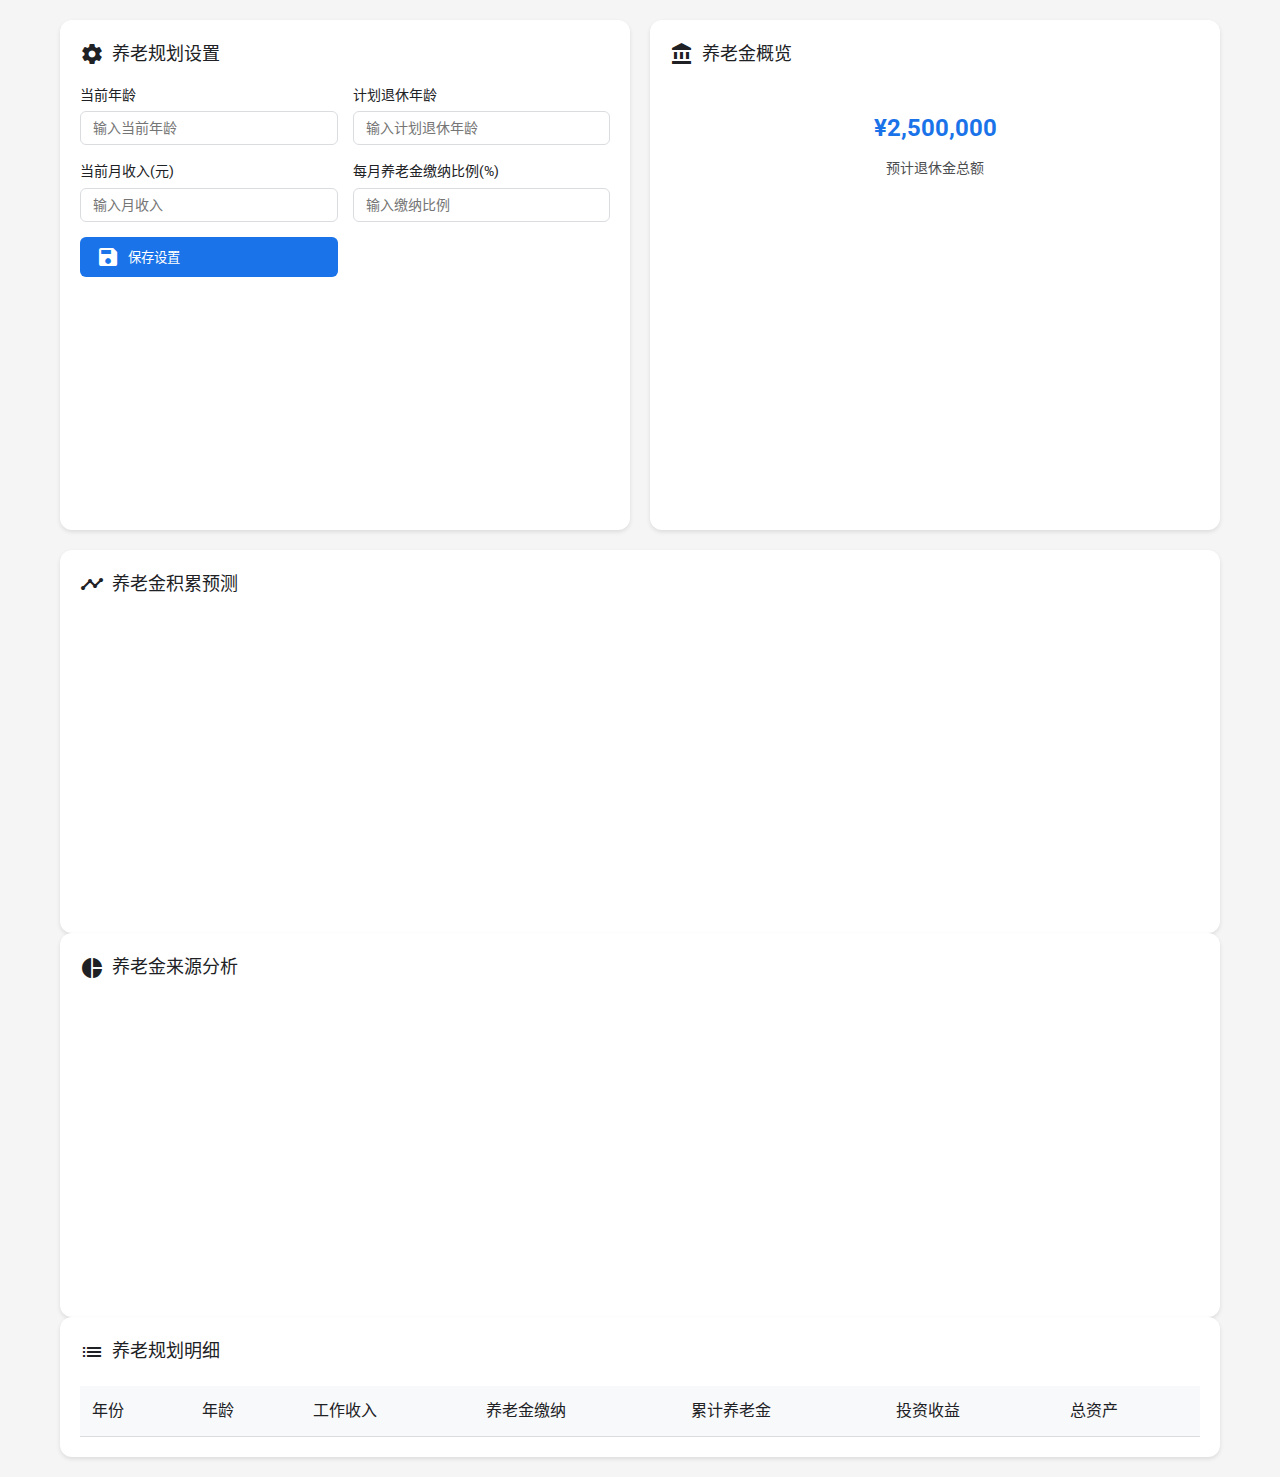
<file: retirement_planning.html>
<!DOCTYPE html>
<html lang="zh-CN">
<head>
    <meta charset="UTF-8">
    <meta name="viewport" content="width=device-width, initial-scale=1.0">
    <title>养老规划 - 智能家庭财务规划系统</title>
    <script src="https://gw.alipayobjects.com/os/lib/antv/g2/4.2.10/dist/g2.min.js"></script>
    <script src="https://gw.alipayobjects.com/os/antv/pkg/_antv.data-set-0.11.8/dist/data-set.js"></script>
    <link href="https://fonts.googleapis.com/icon?family=Material+Icons" rel="stylesheet">
    <link href="https://fonts.googleapis.com/css2?family=Roboto:wght@300;400;500;700&display=swap" rel="stylesheet">
    <style>
        :root {
            --primary-color: #1a73e8;
            --secondary-color: #34a853;
            --warning-color: #fbbc05;
            --danger-color: #ea4335;
            --info-color: #46bdc6;
            --dark-color: #202124;
            --light-color: #f8f9fa;
            --border-color: #dadce0;
            --shadow-color: rgba(0,0,0,0.1);
        }

        * {
            margin: 0;
            padding: 0;
            box-sizing: border-box;
            font-family: 'Roboto', sans-serif;
        }

        body {
            background-color: #f5f5f5;
            color: var(--dark-color);
            line-height: 1.6;
        }

        .container {
            max-width: 1200px;
            margin: 0 auto;
            padding: 20px;
        }

        .retirement-grid {
            display: grid;
            grid-template-columns: repeat(auto-fit, minmax(300px, 1fr));
            gap: 20px;
            margin-bottom: 20px;
        }

        .card {
            background: white;
            border-radius: 12px;
            box-shadow: 0 2px 4px var(--shadow-color);
            padding: 20px;
            transition: transform 0.3s;
        }

        .card:hover {
            transform: translateY(-5px);
        }

        .card-header {
            display: flex;
            justify-content: space-between;
            align-items: center;
            margin-bottom: 15px;
        }

        .card-title {
            font-size: 18px;
            font-weight: 500;
            display: flex;
            align-items: center;
            gap: 8px;
        }

        .retirement-form {
            display: grid;
            grid-template-columns: repeat(auto-fit, minmax(200px, 1fr));
            gap: 15px;
            margin-bottom: 20px;
        }

        .form-group {
            display: flex;
            flex-direction: column;
            gap: 5px;
        }

        .form-group label {
            font-size: 14px;
            color: var(--dark-color);
        }

        .form-group input,
        .form-group select {
            padding: 8px 12px;
            border: 1px solid var(--border-color);
            border-radius: 6px;
            font-size: 14px;
        }

        .btn {
            padding: 8px 16px;
            border-radius: 6px;
            border: none;
            cursor: pointer;
            display: flex;
            align-items: center;
            gap: 8px;
            font-weight: 500;
            transition: all 0.3s;
        }

        .btn-primary {
            background: var(--primary-color);
            color: white;
        }

        .chart-container {
            width: 100%;
            height: 300px;
            margin-top: 15px;
        }

        .metric {
            text-align: center;
            padding: 15px;
        }

        .metric-value {
            font-size: 24px;
            font-weight: 700;
            margin: 10px 0;
            color: var(--primary-color);
        }

        .metric-label {
            font-size: 14px;
            color: var(--dark-color);
            opacity: 0.8;
        }

        .retirement-table {
            width: 100%;
            border-collapse: collapse;
            margin-top: 20px;
        }

        .retirement-table th,
        .retirement-table td {
            padding: 12px;
            text-align: left;
            border-bottom: 1px solid var(--border-color);
        }

        .retirement-table th {
            background-color: var(--light-color);
            font-weight: 500;
        }

        .progress-bar {
            width: 100%;
            height: 8px;
            background-color: var(--light-color);
            border-radius: 4px;
            overflow: hidden;
        }

        .progress-fill {
            height: 100%;
            background: var(--primary-color);
            transition: width 0.3s ease;
        }
    </style>
</head>
<body>
    <div class="container">
        <div class="retirement-grid">
            <div class="card">
                <div class="card-header">
                    <div class="card-title">
                        <span class="material-icons">settings</span>
                        养老规划设置
                    </div>
                </div>
                <form class="retirement-form" id="retirement-form">
                    <div class="form-group">
                        <label>当前年龄</label>
                        <input type="number" id="current-age" placeholder="输入当前年龄">
                    </div>
                    <div class="form-group">
                        <label>计划退休年龄</label>
                        <input type="number" id="retirement-age" placeholder="输入计划退休年龄">
                    </div>
                    <div class="form-group">
                        <label>当前月收入(元)</label>
                        <input type="number" id="monthly-income" placeholder="输入月收入">
                    </div>
                    <div class="form-group">
                        <label>每月养老金缴纳比例(%)</label>
                        <input type="number" id="pension-ratio" step="0.1" placeholder="输入缴纳比例">
                    </div>
                    <button type="submit" class="btn btn-primary">
                        <span class="material-icons">save</span>
                        保存设置
                    </button>
                </form>
            </div>

            <div class="card">
                <div class="card-header">
                    <div class="card-title">
                        <span class="material-icons">account_balance</span>
                        养老金概览
                    </div>
                </div>
                <div class="metric">
                    <div class="metric-value">¥2,500,000</div>
                    <div class="metric-label">预计退休金总额</div>
                </div>
                <div id="pension-overview" class="chart-container"></div>
            </div>
        </div>

        <div class="card">
            <div class="card-header">
                <div class="card-title">
                    <span class="material-icons">timeline</span>
                    养老金积累预测
                </div>
            </div>
            <div id="pension-forecast" class="chart-container"></div>
        </div>

        <div class="card">
            <div class="card-header">
                <div class="card-title">
                    <span class="material-icons">pie_chart</span>
                    养老金来源分析
                </div>
            </div>
            <div id="pension-sources" class="chart-container"></div>
        </div>

        <div class="card">
            <div class="card-header">
                <div class="card-title">
                    <span class="material-icons">list</span>
                    养老规划明细
                </div>
            </div>
            <table class="retirement-table">
                <thead>
                    <tr>
                        <th>年份</th>
                        <th>年龄</th>
                        <th>工作收入</th>
                        <th>养老金缴纳</th>
                        <th>累计养老金</th>
                        <th>投资收益</th>
                        <th>总资产</th>
                    </tr>
                </thead>
                <tbody id="retirement-details">
                    <!-- 动态填充 -->
                </tbody>
            </table>
        </div>
    </div>

    <script>
        // 初始化图表
        document.addEventListener('DOMContentLoaded', function() {
            initPensionOverviewChart();
            initPensionForecastChart();
            initPensionSourcesChart();
            loadRetirementDetails();
        });

        // 养老金概览图表
        function initPensionOverviewChart() {
            const chart = new G2.Chart({
                container: 'pension-overview',
                autoFit: true,
                height: 300
            });

            const data = [
                { type: '基本养老金', value: 1500000 },
                { type: '企业年金', value: 500000 },
                { type: '个人养老金', value: 300000 },
                { type: '其他投资', value: 200000 }
            ];

            chart.data(data);
            chart.coordinate('theta', {
                radius: 0.75
            });

            chart.tooltip({
                showTitle: false,
                showMarkers: false
            });

            chart
                .interval()
                .position('value')
                .color('type', ['#1a73e8', '#34a853', '#fbbc05', '#ea4335'])
                .label('type', {
                    content: (data) => `${data.type}\n¥${data.value.toLocaleString()}`
                })
                .adjust('stack');

            chart.render();
        }

        // 养老金积累预测图表
        function initPensionForecastChart() {
            const chart = new G2.Chart({
                container: 'pension-forecast',
                autoFit: true,
                height: 300
            });

            const data = generatePensionForecast();

            chart.data(data);
            chart.scale('amount', {
                nice: true
            });

            chart.tooltip({
                showCrosshairs: true,
                shared: true
            });

            chart.axis('year', {
                label: {
                    formatter: (val) => `${val}年`
                }
            });

            chart.axis('amount', {
                label: {
                    formatter: (val) => `¥${val.toLocaleString()}`
                }
            });

            chart.area()
                .position('year*amount')
                .color('type')
                .adjust('stack');

            chart.line()
                .position('year*amount')
                .color('type')
                .adjust('stack');

            chart.render();
        }

        // 养老金来源分析图表
        function initPensionSourcesChart() {
            const chart = new G2.Chart({
                container: 'pension-sources',
                autoFit: true,
                height: 300
            });

            const data = [
                { source: '个人缴纳', percentage: 35 },
                { source: '单位缴纳', percentage: 45 },
                { source: '政府补贴', percentage: 10 },
                { source: '投资收益', percentage: 10 }
            ];

            chart.data(data);

            chart.coordinate('theta', {
                radius: 0.75,
                innerRadius: 0.6
            });

            chart.tooltip({
                showTitle: false,
                showMarkers: false
            });

            chart
                .interval()
                .position('percentage')
                .color('source', ['#1a73e8', '#34a853', '#fbbc05', '#ea4335'])
                .label('source', {
                    content: (data) => `${data.source}\n${data.percentage}%`
                })
                .adjust('stack');

            chart.render();
        }

        // 生成养老金预测数据
        function generatePensionForecast() {
            const data = [];
            const years = 30;
            let baseAmount = 100000;

            for (let year = 1; year <= years; year++) {
                data.push(
                    {
                        year: year,
                        type: '基本养老金',
                        amount: baseAmount * (1 + year * 0.05)
                    },
                    {
                        year: year,
                        type: '补充养老金',
                        amount: baseAmount * (1 + year * 0.03)
                    }
                );
            }
            return data;
        }

        // 加载养老规划明细
        function loadRetirementDetails() {
            const tbody = document.getElementById('retirement-details');
            const details = [
                {
                    year: 2024,
                    age: 30,
                    income: 180000,
                    pension: 36000,
                    accumulated: 150000,
                    investment: 15000,
                    total: 165000
                },
                {
                    year: 2025,
                    age: 31,
                    income: 200000,
                    pension: 40000,
                    accumulated: 195000,
                    investment:
</file>
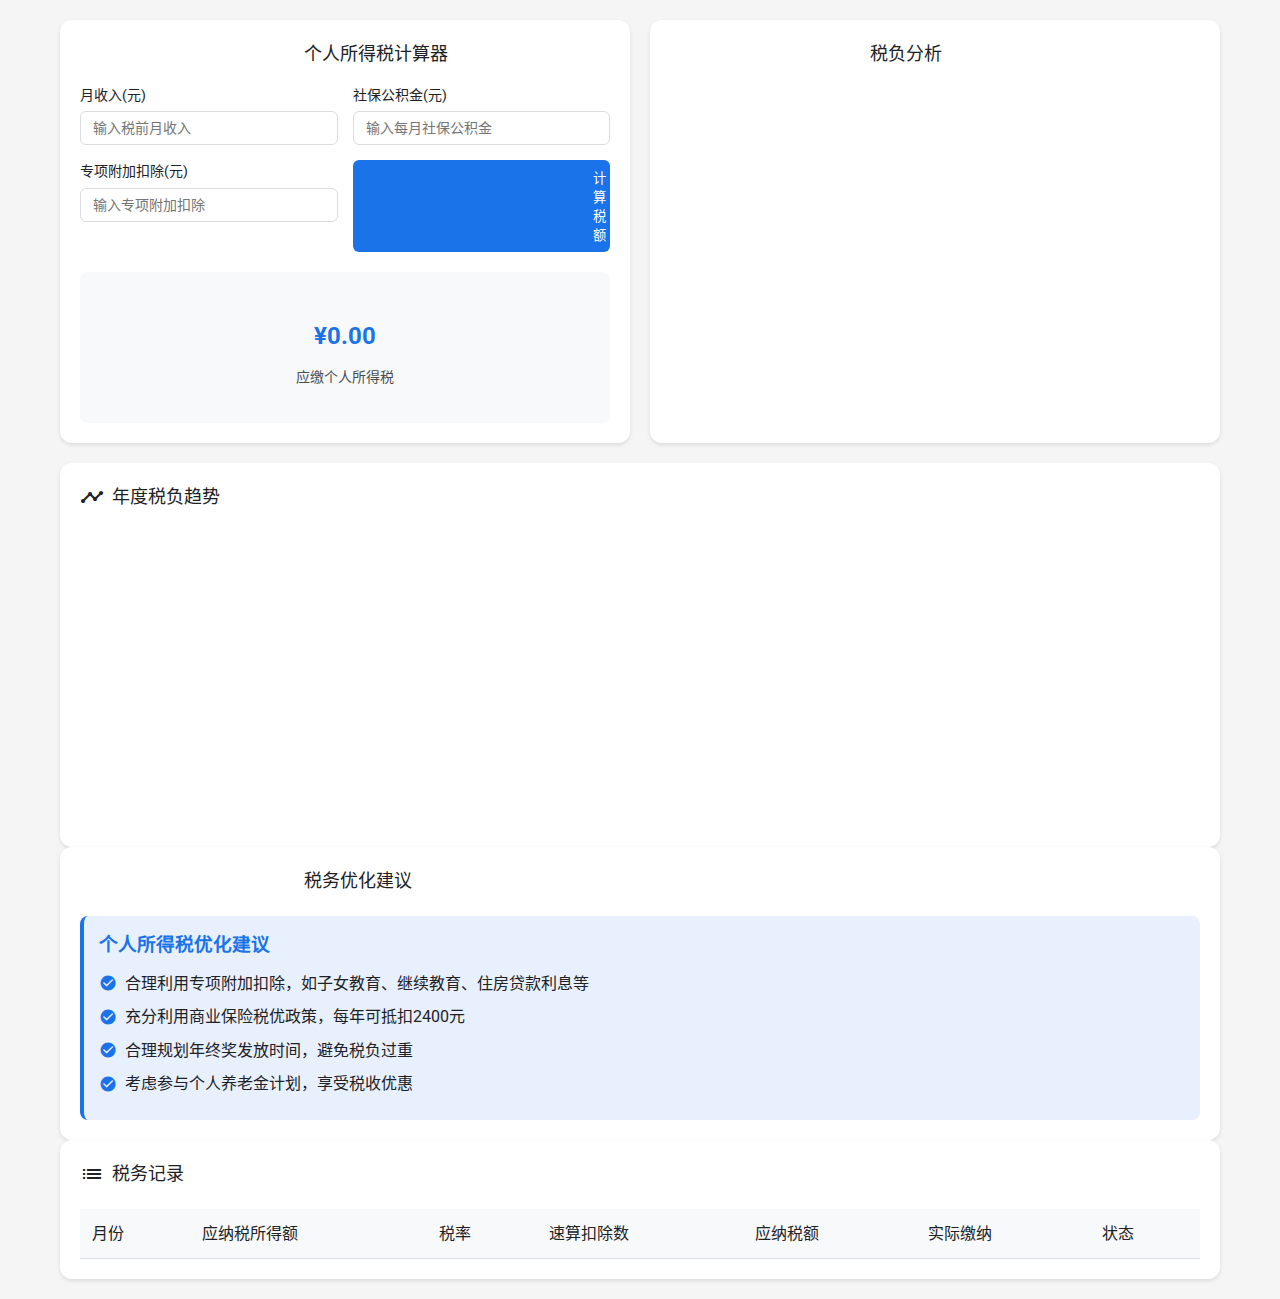
<file: tax_planning.html>
<!DOCTYPE html>
<html lang="zh-CN">
<head>
    <meta charset="UTF-8">
    <meta name="viewport" content="width=device-width, initial-scale=1.0">
    <title>税务规划 - 智能家庭财务规划系统</title>
    <script src="https://gw.alipayobjects.com/os/lib/antv/g2/4.2.10/dist/g2.min.js"></script>
    <script src="https://gw.alipayobjects.com/os/antv/pkg/_antv.data-set-0.11.8/dist/data-set.js"></script>
    <link href="https://fonts.googleapis.com/icon?family=Material+Icons" rel="stylesheet">
    <link href="https://fonts.googleapis.com/css2?family=Roboto:wght@300;400;500;700&display=swap" rel="stylesheet">
    <style>
        :root {
            --primary-color: #1a73e8;
            --secondary-color: #34a853;
            --warning-color: #fbbc05;
            --danger-color: #ea4335;
            --info-color: #46bdc6;
            --dark-color: #202124;
            --light-color: #f8f9fa;
            --border-color: #dadce0;
            --shadow-color: rgba(0,0,0,0.1);
        }

        * {
            margin: 0;
            padding: 0;
            box-sizing: border-box;
            font-family: 'Roboto', sans-serif;
        }

        body {
            background-color: #f5f5f5;
            color: var(--dark-color);
            line-height: 1.6;
        }

        .container {
            max-width: 1200px;
            margin: 0 auto;
            padding: 20px;
        }

        .tax-grid {
            display: grid;
            grid-template-columns: repeat(auto-fit, minmax(300px, 1fr));
            gap: 20px;
            margin-bottom: 20px;
        }

        .card {
            background: white;
            border-radius: 12px;
            box-shadow: 0 2px 4px var(--shadow-color);
            padding: 20px;
            transition: transform 0.3s;
        }

        .card:hover {
            transform: translateY(-5px);
        }

        .card-header {
            display: flex;
            justify-content: space-between;
            align-items: center;
            margin-bottom: 15px;
        }

        .card-title {
            font-size: 18px;
            font-weight: 500;
            display: flex;
            align-items: center;
            gap: 8px;
        }

        .tax-form {
            display: grid;
            grid-template-columns: repeat(auto-fit, minmax(200px, 1fr));
            gap: 15px;
            margin-bottom: 20px;
        }

        .form-group {
            display: flex;
            flex-direction: column;
            gap: 5px;
        }

        .form-group label {
            font-size: 14px;
            color: var(--dark-color);
        }

        .form-group input,
        .form-group select {
            padding: 8px 12px;
            border: 1px solid var(--border-color);
            border-radius: 6px;
            font-size: 14px;
        }

        .btn {
            padding: 8px 16px;
            border-radius: 6px;
            border: none;
            cursor: pointer;
            display: flex;
            align-items: center;
            gap: 8px;
            font-weight: 500;
            transition: all 0.3s;
        }

        .btn-primary {
            background: var(--primary-color);
            color: white;
        }

        .chart-container {
            width: 100%;
            height: 300px;
            margin-top: 15px;
        }

        .tax-table {
            width: 100%;
            border-collapse: collapse;
            margin-top: 20px;
        }

        .tax-table th,
        .tax-table td {
            padding: 12px;
            text-align: left;
            border-bottom: 1px solid var(--border-color);
        }

        .tax-table th {
            background-color: var(--light-color);
            font-weight: 500;
        }

        .metric {
            text-align: center;
            padding: 15px;
        }

        .metric-value {
            font-size: 24px;
            font-weight: 700;
            margin: 10px 0;
            color: var(--primary-color);
        }

        .metric-label {
            font-size: 14px;
            color: var(--dark-color);
            opacity: 0.8;
        }

        .tax-calculator {
            background: var(--light-color);
            padding: 20px;
            border-radius: 8px;
            margin-top: 20px;
        }

        .tax-tips {
            margin-top: 20px;
            padding: 15px;
            background: #e8f0fe;
            border-radius: 8px;
            border-left: 4px solid var(--primary-color);
        }

        .tax-tips h3 {
            color: var(--primary-color);
            margin-bottom: 10px;
        }

        .tax-tips ul {
            list-style: none;
        }

        .tax-tips li {
            margin-bottom: 8px;
            display: flex;
            align-items: center;
            gap: 8px;
        }

        .tax-tips .material-icons {
            color: var(--primary-color);
            font-size: 18px;
        }
    </style>
</head>
<body>
    <div class="container">
        <div class="tax-grid">
            <div class="card">
                <div class="card-header">
                    <div class="card-title">
                        <span class="material-icons">calculate</span>
                        个人所得税计算器
                    </div>
                </div>
                <form class="tax-form" id="tax-calculator-form">
                    <div class="form-group">
                        <label>月收入(元)</label>
                        <input type="number" id="monthly-income" placeholder="输入税前月收入">
                    </div>
                    <div class="form-group">
                        <label>社保公积金(元)</label>
                        <input type="number" id="social-security" placeholder="输入每月社保公积金">
                    </div>
                    <div class="form-group">
                        <label>专项附加扣除(元)</label>
                        <input type="number" id="special-deduction" placeholder="输入专项附加扣除">
                    </div>
                    <button type="submit" class="btn btn-primary">
                        <span class="material-icons">calculate</span>
                        计算税额
                    </button>
                </form>
                <div class="tax-calculator">
                    <div class="metric">
                        <div class="metric-value" id="tax-result">¥0.00</div>
                        <div class="metric-label">应缴个人所得税</div>
                    </div>
                </div>
            </div>

            <div class="card">
                <div class="card-header">
                    <div class="card-title">
                        <span class="material-icons">insights</span>
                        税负分析
                    </div>
                </div>
                <div id="tax-analysis" class="chart-container"></div>
            </div>
        </div>

        <div class="card">
            <div class="card-header">
                <div class="card-title">
                    <span class="material-icons">timeline</span>
                    年度税负趋势
                </div>
            </div>
            <div id="tax-trend" class="chart-container"></div>
        </div>

        <div class="card">
            <div class="card-header">
                <div class="card-title">
                    <span class="material-icons">lightbulb</span>
                    税务优化建议
                </div>
            </div>
            <div class="tax-tips">
                <h3>个人所得税优化建议</h3>
                <ul>
                    <li>
                        <span class="material-icons">check_circle</span>
                        合理利用专项附加扣除，如子女教育、继续教育、住房贷款利息等
                    </li>
                    <li>
                        <span class="material-icons">check_circle</span>
                        充分利用商业保险税优政策，每年可抵扣2400元
                    </li>
                    <li>
                        <span class="material-icons">check_circle</span>
                        合理规划年终奖发放时间，避免税负过重
                    </li>
                    <li>
                        <span class="material-icons">check_circle</span>
                        考虑参与个人养老金计划，享受税收优惠
                    </li>
                </ul>
            </div>
        </div>

        <div class="card">
            <div class="card-header">
                <div class="card-title">
                    <span class="material-icons">list</span>
                    税务记录
                </div>
            </div>
            <table class="tax-table">
                <thead>
                    <tr>
                        <th>月份</th>
                        <th>应纳税所得额</th>
                        <th>税率</th>
                        <th>速算扣除数</th>
                        <th>应纳税额</th>
                        <th>实际缴纳</th>
                        <th>状态</th>
                    </tr>
                </thead>
                <tbody id="tax-records">
                    <!-- 动态填充 -->
                </tbody>
            </table>
        </div>
    </div>

    <script>
        // 初始化图表
        document.addEventListener('DOMContentLoaded', function() {
            initTaxAnalysisChart();
            initTaxTrendChart();
            loadTaxRecords();
            initTaxCalculator();
        });

        // 税负分析图表
        function initTaxAnalysisChart() {
            const chart = new G2.Chart({
                container: 'tax-analysis',
                autoFit: true,
                height: 300
            });

            const data = [
                { type: '个人所得税', value: 45000 },
                { type: '社保公积金', value: 36000 },
                { type: '专项附加扣除', value: 24000 },
                { type: '税后收入', value: 295000 }
            ];

            chart.data(data);
            chart.coordinate('theta', {
                radius: 0.75
            });

            chart.tooltip({
                showTitle: false,
                showMarkers: false
            });

            chart
                .interval()
                .position('value')
                .color('type', ['#1a73e8', '#34a853', '#fbbc05', '#ea4335'])
                .label('type', {
                    content: (data) => `${data.type}\n¥${data.value.toLocaleString()}`
                })
                .adjust('stack');

            chart.render();
        }

        // 年度税负趋势图表
        function initTaxTrendChart() {
            const chart = new G2.Chart({
                container: 'tax-trend',
                autoFit: true,
                height: 300
            });

            const data = generateTaxTrendData();

            chart.data(data);
            chart.scale('amount', {
                nice: true
            });

            chart.tooltip({
                showCrosshairs: true,
                shared: true
            });

            chart.axis('month', {
                label: {
                    formatter: (val) => `${val}月`
                }
            });

            chart.axis('amount', {
                label: {
                    formatter: (val) => `¥${val.toLocaleString()}`
                }
            });

            chart.line().position('month*amount').color('type').shape('smooth');
            chart.point().position('month*amount').color('type').shape('circle');

            chart.render();
        }

        // 生成税负趋势数据
        function generateTaxTrendData() {
            const data = [];
            const months = 12;
            const baseAmount = 5000;

            for (let month = 1; month <= months; month++) {
                data.push({
                    month: month,
                    type: '个人所得税',
                    amount: baseAmount + Math.random() * 1000
                });
            }

            return data;
        }

        // 初始化税务计算器
        function initTaxCalculator() {
            document.getElementById('tax-calculator-form').addEventListener('submit', function(e) {
                e.preventDefault();
                const monthlyIncome = parseFloat(document.getElementById('monthly-income').value) || 0;
                const socialSecurity = parseFloat(document.getElementById('social-security').value) || 0;
                const specialDeduction = parseFloat(document.getElementById('special-deduction').value) || 0;

                const taxableIncome = monthlyIncome - socialSecurity - specialDeduction - 5000;
                let tax = 0;

                if (taxableIncome > 0) {
                    if (taxableIncome <= 3000) {
                        tax = taxableIncome * 0.03;
                    } else if (taxableIncome <= 12000) {
                        tax = taxableIncome
</file>
